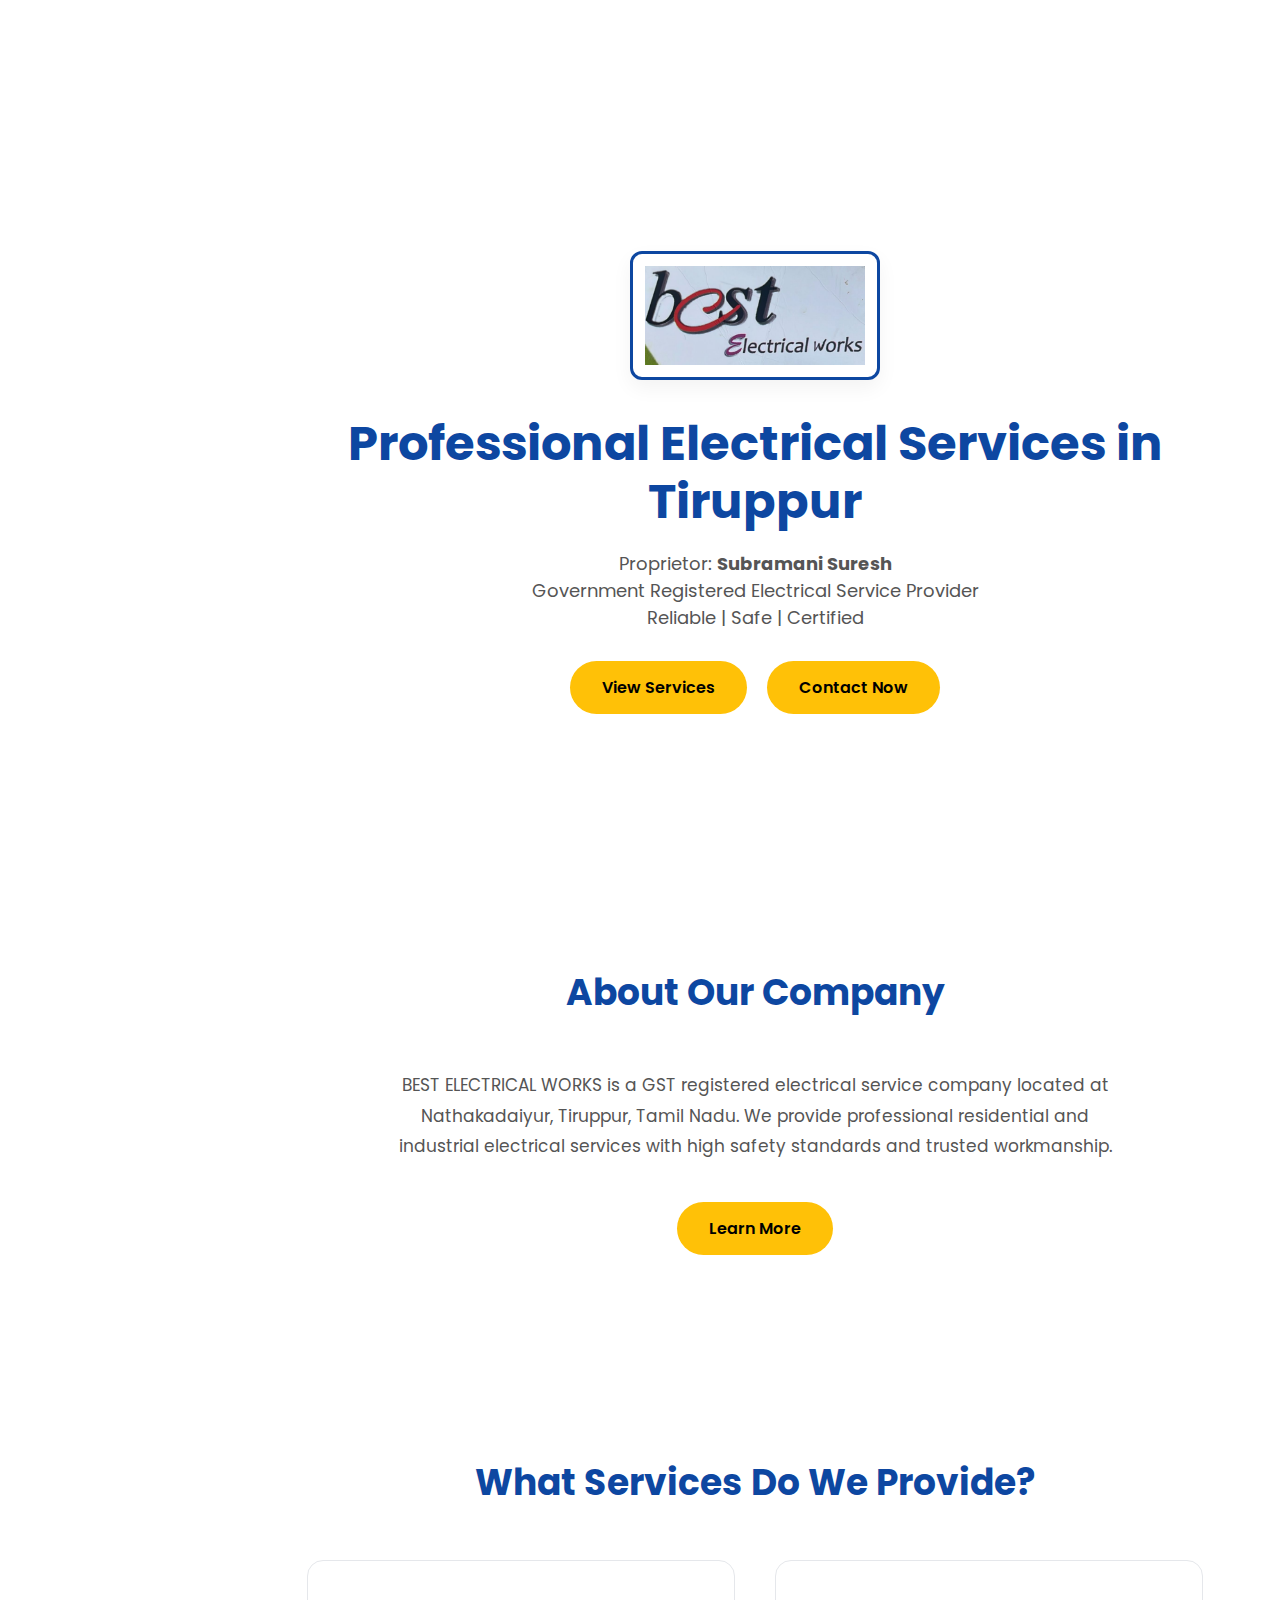
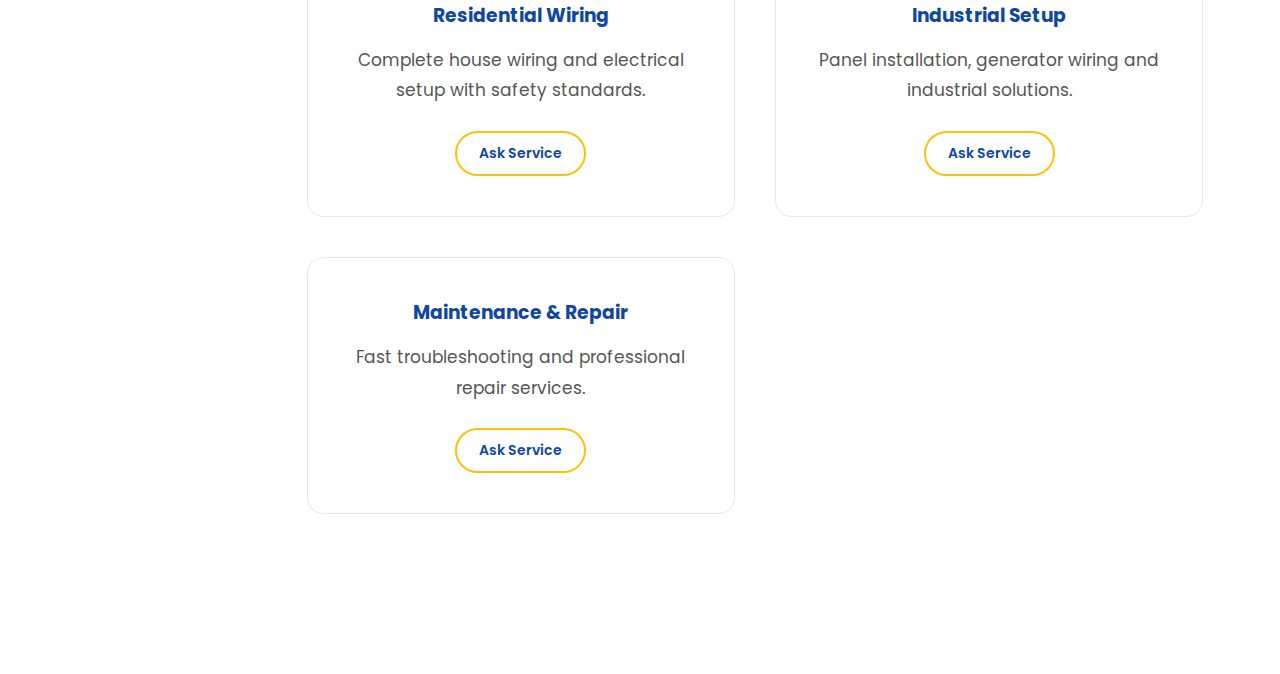
<file: index.html>
<!DOCTYPE html>
<html lang="en">
<head>
<meta charset="UTF-8">
<meta name="viewport" content="width=device-width, initial-scale=1.0">
<title>BEST ELECTRICAL WORKS</title>

<link href="https://fonts.googleapis.com/css2?family=Poppins:wght@300;400;600;700&display=swap" rel="stylesheet">
<link rel="stylesheet" href="css/style.css">
<link rel="stylesheet" href="css/navbar.css">
<link rel="stylesheet" href="css/sidebar.css">
<link rel="stylesheet" href="css/footer.css">
<link rel="stylesheet" href="css/animations.css">

</head>

<body>

<div id="navbar-container"></div>
<div id="sidebar-container"></div>

<main class="main-content">


<!-- HERO SECTION -->
<section class="hero">

    <!-- Logo Image -->
    <div class="hero-logo fade-in">
        <img src="assets/images/logo.png" alt="Best Electrical Works Logo">
    </div>

    <h1 class="fade-in">Professional Electrical Services in Tiruppur</h1>

    <p class="fade-in">
        Proprietor: <strong>Subramani Suresh</strong> <br>
        Government Registered Electrical Service Provider <br>
        Reliable | Safe | Certified
    </p>

    <div class="hero-buttons fade-in">
        <a href="services.html" class="btn">View Services</a>
       <a href="#contact" class="btn secondary-btn">Contact Now</a>

    </div>

</section>

<!-- ABOUT PREVIEW -->
<section class="section premium-box-section">
    <h2>About Our Company</h2>

    <div class="premium-box fade-in">
        <p>
            BEST ELECTRICAL WORKS is a GST registered electrical service company
            located at Nathakadaiyur, Tiruppur, Tamil Nadu.
            We provide professional residential and industrial electrical services
            with high safety standards and trusted workmanship.
        </p>

        <a href="about.html" class="btn">Learn More</a>
    </div>
</section>

<!-- SERVICES PREVIEW -->
<section class="section">
    <h2>What Services Do We Provide?</h2>

    <div class="card-grid">
        <div class="card fade-in">
            <h3>Residential Wiring</h3>
            <p>Complete house wiring and electrical setup with safety standards.</p>
            <a href="services.html" class="card-btn">Ask Service</a>
        </div>

        <div class="card fade-in">
            <h3>Industrial Setup</h3>
            <p>Panel installation, generator wiring and industrial solutions.</p>
            <a href="services.html" class="card-btn">Ask Service</a>
        </div>

        <div class="card fade-in">
            <h3>Maintenance & Repair</h3>
            <p>Fast troubleshooting and professional repair services.</p>
            <a href="services.html" class="card-btn">Ask Service</a>
        </div>
    </div>
</section>
</main>

<div id="footer-container"></div>


<script src="js/main.js"></script>
<script src="js/animations.js"></script>
</body>
</html>
</file>
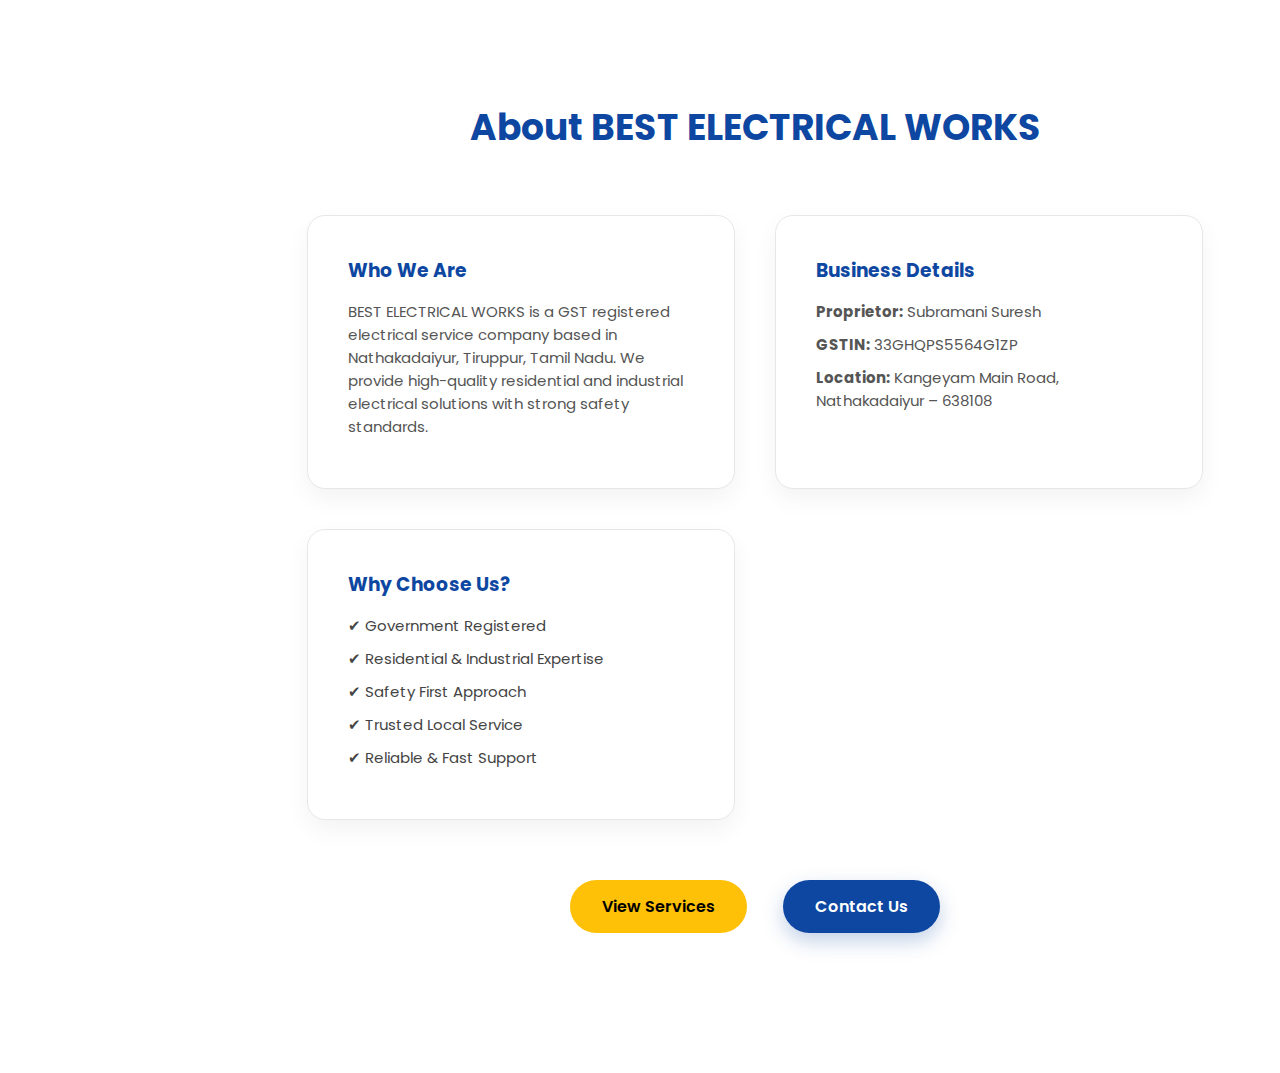
<file: about.html>
<!DOCTYPE html>
<html lang="en">
<head>
    <meta charset="UTF-8">
    <meta name="viewport" content="width=device-width, initial-scale=1.0">
    <title>About | BEST ELECTRICAL WORKS</title>

    <!-- Google Font -->
    <link href="https://fonts.googleapis.com/css2?family=Poppins:wght@300;400;600;700&display=swap" rel="stylesheet">

    <!-- CSS Files -->
    <link rel="stylesheet" href="css/navbar.css">
    <link rel="stylesheet" href="css/sidebar.css">
    <link rel="stylesheet" href="css/footer.css">
    <link rel="stylesheet" href="css/style.css">
    <link rel="stylesheet" href="css/about.css">
</head>

<body>

    <!-- Fixed Navbar -->
    <div id="navbar-container"></div>

    <!-- Fixed Sidebar -->
    <div id="sidebar-container"></div>

    <!-- Main Content -->
    <div class="main-content">

        <section class="about-section">
            <h2 class="about-title">About BEST ELECTRICAL WORKS</h2>

            <div class="about-grid">

                <div class="about-card">
                    <h3>Who We Are</h3>
                    <p>
                        BEST ELECTRICAL WORKS is a GST registered electrical service company 
                        based in Nathakadaiyur, Tiruppur, Tamil Nadu. We provide high-quality 
                        residential and industrial electrical solutions with strong safety standards.
                    </p>
                </div>

                <div class="about-card">
                    <h3>Business Details</h3>
                    <p><strong>Proprietor:</strong> Subramani Suresh</p>
                    <p><strong>GSTIN:</strong> 33GHQPS5564G1ZP</p>
                    <p><strong>Location:</strong> Kangeyam Main Road, Nathakadaiyur – 638108</p>
                </div>

                <div class="about-card">
                    <h3>Why Choose Us?</h3>
                    <ul>
                        <li>✔ Government Registered</li>
                        <li>✔ Residential & Industrial Expertise</li>
                        <li>✔ Safety First Approach</li>
                        <li>✔ Trusted Local Service</li>
                        <li>✔ Reliable & Fast Support</li>
                    </ul>
                </div>

            </div>

            <div class="about-cta">
                <a href="services.html" class="btn">View Services</a>
               <a href="#contact" class="btn secondary-btn">Contact Us</a>

            </div>

        </section>

    </div>

    <!-- Footer -->
    <div id="footer-container"></div>

    <!-- JS -->
    <script src="js/main.js"></script>

</body>
</html>
</file>
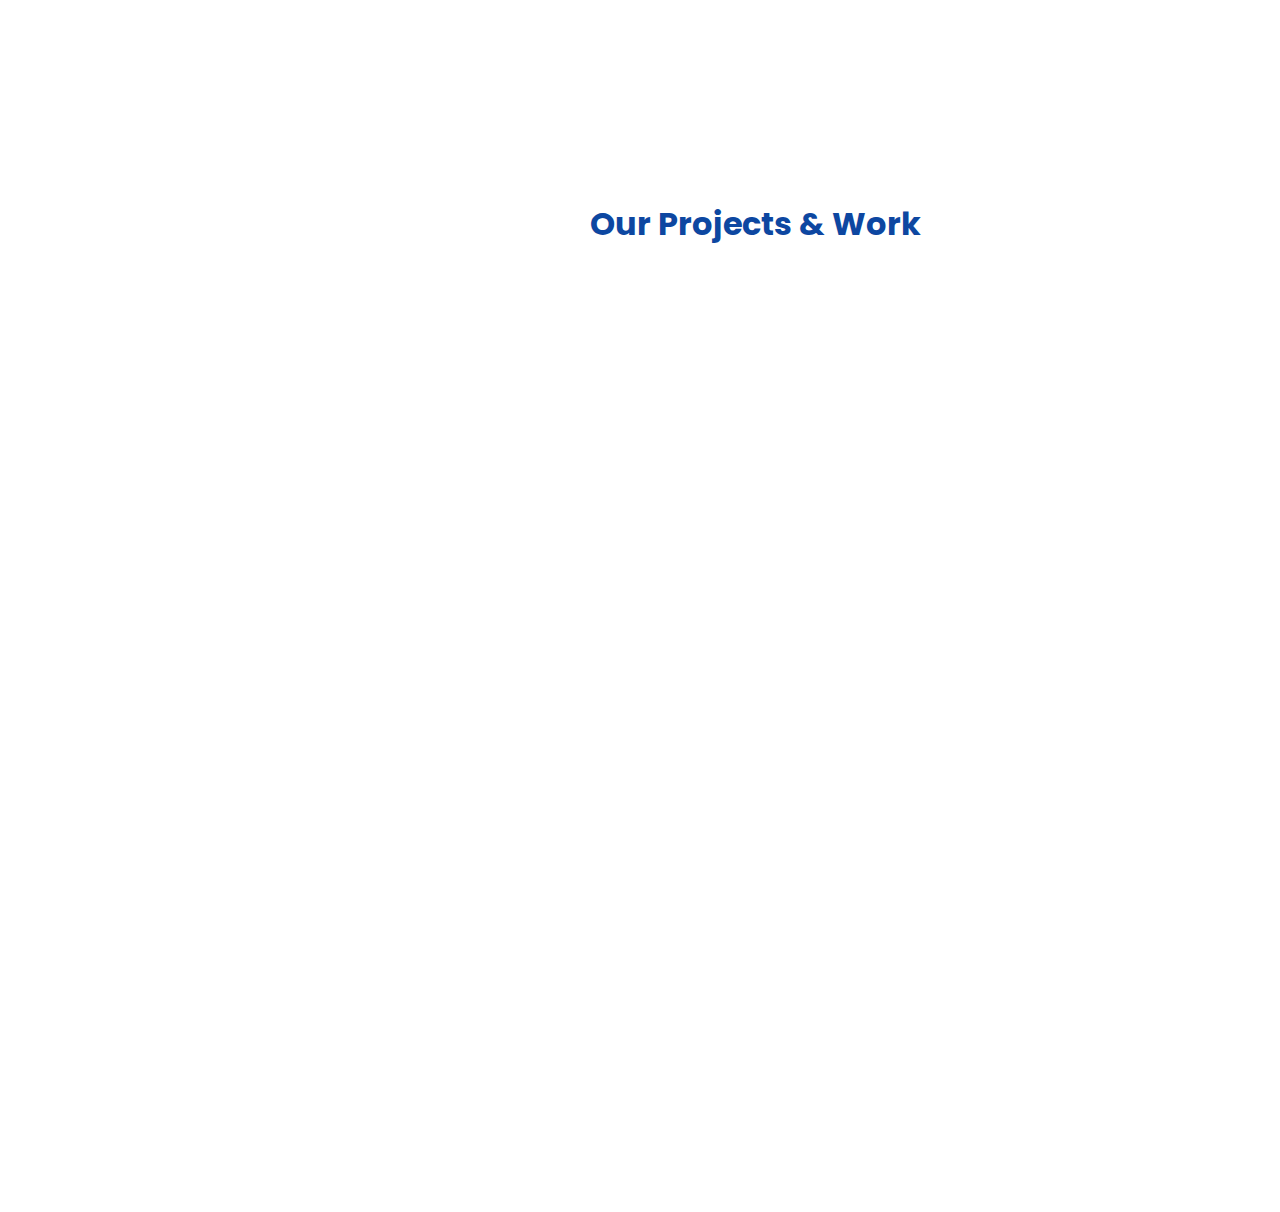
<file: gallery.html>
<!DOCTYPE html>
<html lang="en">
<head>
    <meta charset="UTF-8">
    <meta name="viewport" content="width=device-width, initial-scale=1.0">
    <title>Gallery | BEST ELECTRICAL WORKS</title>

    <link href="https://fonts.googleapis.com/css2?family=Poppins:wght@300;400;600;700&display=swap" rel="stylesheet">

    <!-- CSS FILES -->
    <link rel="stylesheet" href="css/navbar.css">
    <link rel="stylesheet" href="css/sidebar.css">
    <link rel="stylesheet" href="css/footer.css">
    <link rel="stylesheet" href="css/style.css">
    <link rel="stylesheet" href="css/animations.css">
    <link rel="stylesheet" href="css/gallery.css">
</head>

<body>

    <!-- Navbar -->
    <div id="navbar-container"></div>

    <!-- Sidebar -->
    <div id="sidebar-container"></div>

    <!-- IMPORTANT: MAIN CONTENT WRAPPER -->
    <div class="main-content">

        <section class="gallery-section">
            <h2 class="gallery-title">Our Projects & Work</h2>

            <div class="gallery-grid">

                <div class="gallery-item">
                    <img src="assets/images/gallery1.jpeg" alt="Motor Repair Work">
                    <div class="gallery-overlay">
                        <h4>Motor Repair Service</h4>
                        <p>Professional electrical motor servicing and maintenance.</p>
                    </div>
                </div>

                <div class="gallery-item">
                    <img src="assets/images/gallery2.jpeg" alt="Panel Installation">
                    <div class="gallery-overlay">
                        <h4>Panel Installation</h4>
                        <p>Safe and secure industrial panel wiring setup.</p>
                    </div>
                </div>

                <div class="gallery-item">
                    <img src="assets/images/gallery3.jpeg" alt="Electrical Maintenance">
                    <div class="gallery-overlay">
                        <h4>Electrical Maintenance</h4>
                        <p>Repair and maintenance for residential services.</p>
                    </div>
                </div>



            </div>
        </section>

    </div> <!-- END main-content -->

    <!-- Footer -->
    <div id="footer-container"></div>

    <script src="js/main.js"></script>
    <script src="js/animations.js"></script>

</body>
</html>
</file>
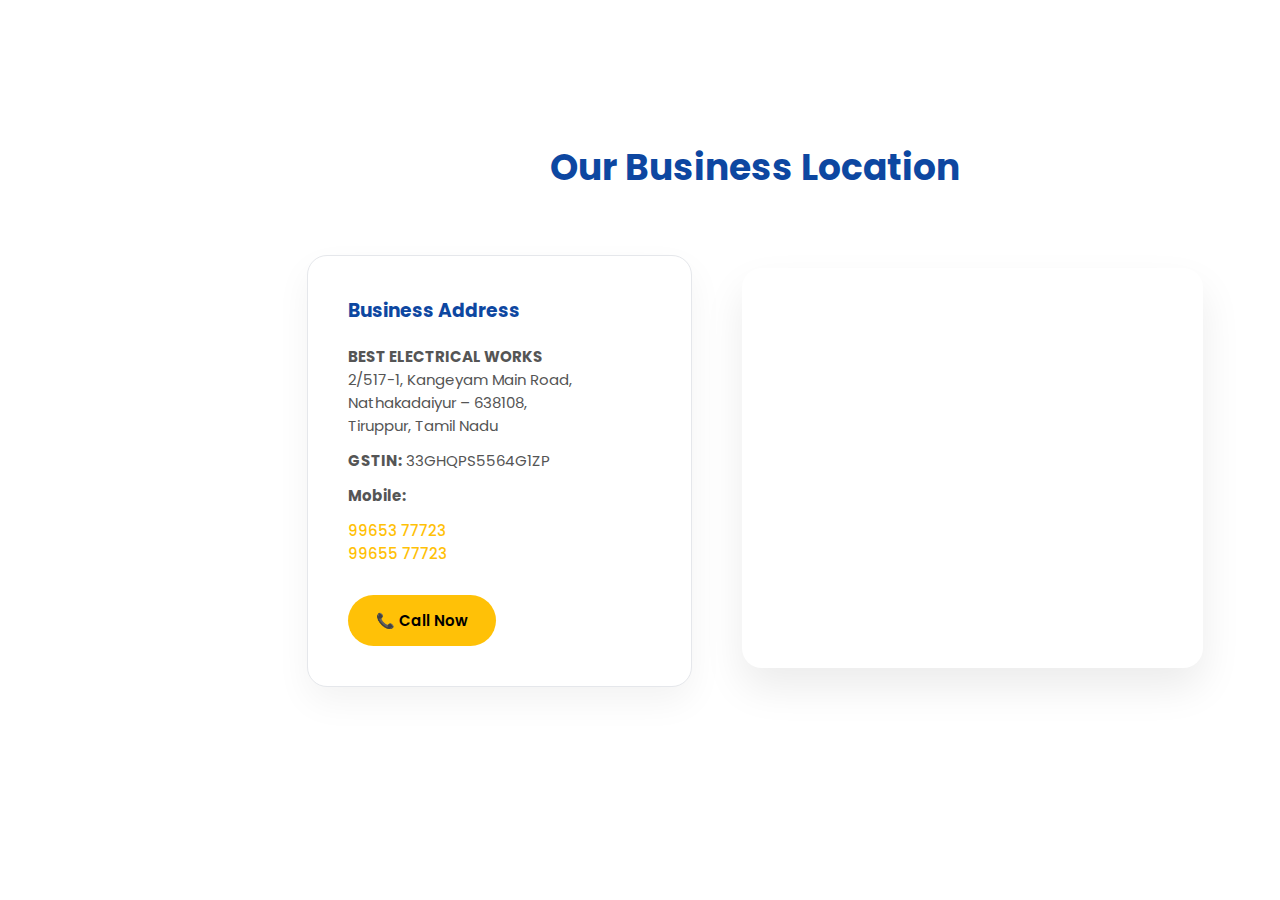
<file: location.html>
<!DOCTYPE html>
<html lang="en">
<head>
    <meta charset="UTF-8">
    <title>Location | BEST ELECTRICAL WORKS</title>
    <meta name="viewport" content="width=device-width, initial-scale=1.0">

    <!-- Google Font -->
    <link href="https://fonts.googleapis.com/css2?family=Poppins:wght@300;400;600;700&display=swap" rel="stylesheet">

    <!-- CSS -->
    <link rel="stylesheet" href="css/navbar.css">
    <link rel="stylesheet" href="css/sidebar.css">
    <link rel="stylesheet" href="css/footer.css">
    <link rel="stylesheet" href="css/style.css">
    <link rel="stylesheet" href="css/location.css">
</head>

<body>

    <!-- Fixed Navbar -->
    <div id="navbar-container"></div>

    <!-- Fixed Sidebar -->
    <div id="sidebar-container"></div>

    <!-- Main Content -->
    <div class="main-content">

        <section class="location-page">

            <h2 class="location-title">Our Business Location</h2>

            <div class="location-wrapper">

                <!-- Address Info -->
                <div class="location-card">
                    <h3>Business Address</h3>

                    <p>
                        <strong>BEST ELECTRICAL WORKS</strong><br>
                        2/517-1, Kangeyam Main Road,<br>
                        Nathakadaiyur – 638108,<br>
                        Tiruppur, Tamil Nadu
                    </p>

                    <p><strong>GSTIN:</strong> 33GHQPS5564G1ZP</p>

                    <p><strong>Mobile:</strong></p>
                    <p>
                        <a href="tel:9965377723">99653 77723</a><br>
                        <a href="tel:9965577723">99655 77723</a>
                    </p>

                   <div class="call-btn">
    <a href="tel:9965377723">
        📞 Call Now
    </a>
</div>

                </div>

                <!-- Google Map -->
                <div class="map-card">
                    <iframe
                        src="https://www.google.com/maps?q=2/517-1+Kangeyam+Main+Road+Nathakadaiyur+638108&output=embed"
                        width="100%"
                        height="400"
                        style="border:0;"
                        allowfullscreen=""
                        loading="lazy">
                    </iframe>
                </div>

                <div class="map-open-btn">
   <a href="https://maps.google.com/?q=2/517-1,Kangeyam+Main+Road,Nathakadaiyur,638108"
   target="_blank"
   rel="noopener noreferrer"
   class="open-map-btn">
   📍 Open in Google Maps
</a>


</div>

            </div>

        </section>

    </div>

    <script src="js/main.js"></script>

</body>
</html>
</file>
<file: css/style.css>
/* ===============================
   GLOBAL DESIGN SYSTEM
================================= */

:root {
    --bg-light: #ffffff;              /* clean white */
    --primary: #FFC107;               /* Electric Yellow */
    --secondary: #0d47a1;             /* Deep Corporate Blue */
    --text-dark: #1a1a1a;
    --border: #e5e7eb;
    --transition: all 0.3s ease;
}

* {
    margin: 0;
    padding: 0;
    box-sizing: border-box;
}

body {
    font-family: 'Poppins', sans-serif;
    background: var(--bg-light);
    color: var(--text-dark);
    overflow-x: hidden;
}

/* ===============================
   MAIN CONTENT AREA
================================= */

.main-content {
    margin-left: 230px;
    padding: 100px 6% 60px;
    min-height: 100vh;
}

@media (max-width: 992px) {
    .main-content {
        margin-left: 0;
    }
}

/* ===============================
   HERO SECTION
================================= */

.hero {
    min-height: 85vh;
    display: flex;
    flex-direction: column;
    justify-content: center;
    align-items: center;
    text-align: center;

    /* clean full white background */
    background: #ffffff;

    padding: 40px 0;
}

.hero h1 {
    font-size: 48px;
    margin-bottom: 20px;
    color: var(--secondary);
    line-height: 1.2;
}

.hero p {
    margin-bottom: 30px;
    color: #555;
    font-size: 18px;
}

/* ===============================
   HERO LOGO PREMIUM STYLE
================================= */

/* ===============================
   HERO LOGO CLEAN FIT STYLE
================================= */

.hero-logo {
    display: inline-block;
    padding: 12px 12px;
    background: #ffffff;
    border-radius: 12px;

    /* colored professional border */
    border: 3px solid var(--secondary);

    box-shadow: 0 8px 20px rgba(0,0,0,0.05);
    margin-bottom: 35px;
}

.hero-logo img {
    display: block;
    width: 220px;
    height: auto;
    margin: 0 auto;   /* ✅ centers image */
}


.hero-logo:hover {
    transform: translateY(-5px);
    box-shadow: 0 15px 35px rgba(0,0,0,0.1);
    transition: 0.3s ease;
}

/* ===============================
   BUTTONS
================================= */

.btn {
    padding: 14px 32px;
    border-radius: 40px;
    background: var(--primary);
    color: #000;
    text-decoration: none;
    font-weight: 600;
    transition: var(--transition);
    margin: 0 8px;
    display: inline-block;
}

.btn:hover {
    background: var(--secondary);
    color: #fff;
    transform: translateY(-3px);
}

/* ===============================
   SECTION
================================= */

.section {
    padding: 100px 0;
    text-align: center;   /* center everything */
}

.section h2 {
    font-size: 36px;
    margin-bottom: 50px;
    text-align: center;
    color: var(--secondary);
}

.section p {
    max-width: 750px;      /* limit width for clean look */
    margin: 0 auto 40px;   /* center + spacing */
    font-size: 17px;
    line-height: 1.8;
    color: #555;
}

/* Center button properly */
.section .btn {
    display: inline-block;
    margin: 0 auto;
}
/* ===============================
   CARD GRID
================================= */

.card-grid {
    display: grid;
    grid-template-columns: repeat(auto-fit, minmax(280px, 1fr));
    gap: 40px;
}

.card {
    background: #ffffff;
    padding: 40px;
    border-radius: 16px;
    border: 1px solid var(--border);
    transition: var(--transition);
}

.card:hover {
    transform: translateY(-8px);
    box-shadow: 0 15px 35px rgba(0,0,0,0.08);
}

.card h3 {
    margin-bottom: 15px;
    color: var(--secondary);
}

.card p {
    color: #555;
    margin-bottom: 15px;
}

.card-btn {
    display: inline-block;
    margin-top: 10px;
    padding: 10px 22px;
    border-radius: 30px;
    background: transparent;
    border: 2px solid var(--primary);
    color: var(--secondary);
    font-weight: 600;
    font-size: 14px;
    text-decoration: none;
    transition: var(--transition);
}

/* Hover Effect */
.card-btn:hover {
    background: var(--primary);
    color: #000;
    transform: translateY(-3px);
    box-shadow: 0 8px 20px rgba(255, 193, 7, 0.3);
}


/* ===============================
   RESPONSIVE
================================= */

@media (max-width: 992px) {
    .main-content {
        margin-left: 0;
        padding: 120px 5% 60px;
    }

    .hero h1 {
        font-size: 36px;
    }
}
</file>
<file: css/navbar.css>
/* ===============================
   FIXED NAVBAR
================================= */

.navbar {
    position: fixed;
    top: 0;
    left: 230px;                     
    width: calc(100% - 230px);

    height: 95px;                 /* slightly taller */

    background: #ffffff;
    border-bottom: 1px solid #e5e7eb;

    display: flex;
    flex-direction: column;
    justify-content: center;
    align-items: center;          /* center everything */

    box-shadow: 0 2px 15px rgba(0,0,0,0.04);
    z-index: 1000;
}

/* Company Name */
.logo {
    font-weight: 700;
    font-size: 28px;              /* 🔥 Increased */
    color: #0d47a1;
    letter-spacing: 1px;
    text-align: center;
}

/* GST Number */
.gstin {
    font-size: 16px;              /* 🔥 Increased */
    color: #666;
    margin-top: 6px;
    text-align: center;           /* ensure center */
}


/* ===============================
   MOBILE VIEW
================================= */

@media (max-width: 992px) {

    .navbar {
        left: 0;                  /* remove sidebar offset */
        width: 100%;              /* full width */
        flex-direction: row;      /* horizontal layout */
        justify-content: center;
        padding: 0 20px;
    }

    /* Toggle Button */
    .menu-toggle {
        position: absolute;
        left: 20px;               /* LEFT ALIGN */
        font-size: 26px;
        cursor: pointer;
    }

}
</file>
<file: css/sidebar.css>
/* ===============================
   SIDEBAR
================================= */

.sidebar {
    position: fixed;
    top: 80px;              /* height of navbar */
    left: 0;
    width: 230px;
    height: calc(100% - 80px);
    background: #f8f9fb;
    border-right: 1px solid #e5e7eb;
    padding: 30px 20px;
    transition: 0.3s ease;
    z-index: 998;
}

.sidebar-links {
    display: flex;
    flex-direction: column;
    gap: 20px;
}

.sidebar-links a {
    text-decoration: none;
    color: #1a1a1a;
    font-weight: 500;
    display: flex;
    align-items: center;
    gap: 10px;
    padding: 10px;
    border-radius: 8px;
    transition: 0.3s ease;
}

.sidebar-links a:hover {
    background: #e3f2fd;
    color: var(--secondary);
}

.sidebar-btn {
    margin-top: 20px;
    background: var(--primary);
    padding: 12px;
    border-radius: 30px;
    text-align: center;
    font-weight: 600;
    color: #000 !important;
}

.sidebar-btn:hover {
    background: var(--secondary);
    color: #fff !important;
}

/* ===============================
   MOBILE VIEW
================================= */

.menu-toggle {
    display: none;
    font-size: 24px;
    cursor: pointer;
}

/* Mobile */

@media (max-width: 992px) {

    .menu-toggle {
        display: block;
    }

    .sidebar {
        left: -100%;
        width: 250px;
        top: 70px;
        height: calc(100% - 70px);
    }

    .sidebar.active {
        left: 0;
    }

    .main-content {
        margin-left: 0;
    }
}
</file>
<file: css/footer.css>
.footer {
    background: #ffffff;
    border-top: 1px solid #e5e7eb;
    padding: 60px 8% 20px;
    font-family: 'Poppins', sans-serif;
}

.footer-container {
    display: grid;
    grid-template-columns: repeat(auto-fit, minmax(250px, 1fr));
    gap: 40px;
    margin-bottom: 40px;
}

.footer-col h3,
.footer-col h4 {
    color: #0056b3;
    margin-bottom: 15px;
}

.footer-col p {
    margin-bottom: 10px;
    color: #555;
    font-size: 14px;
}

.footer-col a {
    text-decoration: none;
    color: #FFC107;
    font-weight: 500;
    transition: 0.3s ease;
}

.footer-col a:hover {
    color: #0056b3;
}

.map-btn {
    display: inline-block;
    margin-top: 10px;
    padding: 8px 20px;
    background: #FFC107;
    border-radius: 25px;
    color: #000 !important;
    font-weight: 600;
    transition: 0.3s ease;
}

.map-btn:hover {
    background: #0056b3;
    color: #fff !important;
}

.footer-bottom {
    text-align: center;
    font-size: 13px;
    color: #777;
    border-top: 1px solid #e5e7eb;
    padding-top: 15px;
}
</file>
<file: css/animations.css>
/* ===============================
   SCROLL ANIMATION ONLY
================================= */

.fade-in {
    opacity: 1;                /* visible by default */
    transform: translateY(0);  /* no shift at start */
    transition: all 0.8s ease;
}

/* When element is not visible yet */
.fade-in.hidden {
    opacity: 0;
    transform: translateY(40px);
}
</file>
<file: css/about.css>
/* ===============================
   ABOUT PAGE STYLING
================================= */

.about-section {
    padding-bottom: 80px;
}

.about-title {
    text-align: center;
    font-size: 36px;
    color: var(--secondary);
    margin-bottom: 60px;
}

.about-grid {
    display: grid;
    grid-template-columns: repeat(auto-fit, minmax(280px, 1fr));
    gap: 40px;
}

.about-card {
    background: #ffffff;
    padding: 40px;
    border-radius: 18px;
    border: 1px solid var(--border);
    box-shadow: 0 10px 25px rgba(0,0,0,0.05);
    transition: 0.3s ease;
}

.about-card:hover {
    transform: translateY(-8px);
    box-shadow: 0 20px 40px rgba(0,0,0,0.08);
}

.about-card h3 {
    color: var(--secondary);
    margin-bottom: 15px;
}

.about-card p {
    color: #555;
    margin-bottom: 10px;
    font-size: 15px;
}

.about-card ul {
    list-style: none;
    padding: 0;
}

.about-card ul li {
    margin-bottom: 10px;
    font-size: 15px;
    color: #444;
}

.about-cta {
    text-align: center;
    margin-top: 60px;
}


.secondary-btn {
    background: var(--secondary);
    color: #ffffff;
    font-weight: 600;
    box-shadow: 0 8px 20px rgba(13, 71, 161, 0.25);
}

.secondary-btn:hover {
    background: var(--primary);
    color: #000;
}

/* ===============================
   ABOUT CTA MOBILE FIX
================================= */

.about-cta {
    display: flex;
    justify-content: center;
    gap: 20px;
    flex-wrap: wrap;
}

/* Mobile layout */
@media (max-width: 576px) {

    .about-cta {
        flex-direction: column;
        align-items: center;
        gap: 18px;
    }

    .about-cta .btn {
        width: 85%;
        text-align: center;
        margin: 0;
    }
}
</file>
<file: css/gallery.css>
/* ===============================
   GALLERY PREMIUM DESIGN
================================= */

.gallery-section {
    padding: 100px 8%;
    background: #ffffff;
}

.gallery-title {
    text-align: center;
    font-size: 32px;
    color: var(--secondary);
    margin-bottom: 60px;
}

/* Grid Layout */

.gallery-grid {
    display: grid;
    grid-template-columns: repeat(auto-fit, minmax(280px, 1fr));
    gap: 30px;
}

/* Gallery Item */

.gallery-item {
    position: relative;
    overflow: hidden;
    border-radius: 18px;
    box-shadow: 0 15px 35px rgba(0,0,0,0.08);
    cursor: pointer;
    transition: 0.4s ease;
}

.gallery-item img {
    width: 100%;
    height: 350px;
    object-fit: cover;
    transition: transform 0.6s ease;
}

/* Hover Zoom Effect */

.gallery-item:hover img {
    transform: scale(1.1);
}

/* Overlay */

.gallery-overlay {
    position: absolute;
    bottom: 0;
    width: 100%;
    background: linear-gradient(to top, rgba(0,0,0,0.6), transparent);
    color: #fff;
    padding: 20px;
    opacity: 0;
    transition: 0.4s ease;
}

.gallery-item:hover .gallery-overlay {
    opacity: 1;
}

.gallery-overlay h4 {
    font-size: 18px;
    margin-bottom: 5px;
}

.gallery-overlay p {
    font-size: 14px;
}

/* Fade-in Animation Support */

.gallery-item {
    opacity: 0;
    transform: translateY(40px);
    animation: fadeUp 0.8s forwards;
}

.gallery-item:nth-child(1) { animation-delay: 0.2s; }
.gallery-item:nth-child(2) { animation-delay: 0.4s; }
.gallery-item:nth-child(3) { animation-delay: 0.6s; }
.gallery-item:nth-child(4) { animation-delay: 0.8s; }

@keyframes fadeUp {
    to {
        opacity: 1;
        transform: translateY(0);
    }
}

/* Responsive */

@media (max-width: 768px) {

    .gallery-section {
        padding: 80px 5%;
    }

    .gallery-grid {
        grid-template-columns: 1fr;   /* 1 image per row */
        gap: 25px;
    }

    .gallery-item img {
        height: auto;          /* REMOVE fixed height */
        max-height: 500px;     /* prevent too tall */
        object-fit: contain;   /* NO CROPPING */
        background: #f5f7fa;   /* soft background if gap appears */
    }

}
</file>
<file: css/location.css>
/* ===============================
   LOCATION PAGE DESIGN
================================= */

.location-page {
    padding: 40px 0;
}

.location-title {
    text-align: center;
    font-size: 36px;
    color: var(--secondary);
    margin-bottom: 60px;
}

/* Layout */
.location-wrapper {
    display: grid;
    grid-template-columns: 1fr 1.2fr;
    gap: 50px;
    align-items: center;
}

/* Address Card */
.location-card {
    background: #ffffff;
    padding: 40px;
    border-radius: 20px;
    border: 1px solid var(--border);
    box-shadow: 0 15px 35px rgba(0,0,0,0.05);
    transition: 0.3s ease;
}

.location-card:hover {
    transform: translateY(-8px);
    box-shadow: 0 25px 50px rgba(0,0,0,0.08);
}

.location-card h3 {
    color: var(--secondary);
    margin-bottom: 20px;
}

.location-card p {
    margin-bottom: 12px;
    color: #555;
    font-size: 15px;
}

.location-card a {
    color: var(--primary);
    text-decoration: none;
    font-weight: 500;
}

.location-card a:hover {
    color: var(--secondary);
}

/* ===============================
   CALL BUTTON
================================= */

.call-btn {
    margin-top: 30px;
}

.call-btn a {
    display: inline-flex;
    align-items: center;
    justify-content: center;
    gap: 10px;

    background: var(--primary);
    color: #000;
    text-decoration: none;

    padding: 14px 28px;
    border-radius: 50px;

    font-weight: 600;
    font-size: 15px;

    transition: 0.3s ease;
}

.call-btn a:hover {
    background: var(--secondary);
    color: #fff;
    transform: translateY(-3px);
    box-shadow: 0 10px 25px rgba(0,0,0,0.15);
}

/* Map Card */
.map-card iframe {
    border-radius: 20px;
    box-shadow: 0 20px 40px rgba(0,0,0,0.08);
}

/* Responsive */
@media (max-width: 992px) {
    .location-wrapper {
        grid-template-columns: 1fr;
    }
}

/* Hide by default (desktop) */
.map-open-btn {
    display: none;
}

/* Show only in mobile */
@media (max-width: 768px) {

    .map-open-btn {
        display: block;
        text-align: center;
        margin-top: 25px;
    }

    .map-open-btn a {
        display: inline-flex;
        align-items: center;
        justify-content: center;
        gap: 10px;

        padding: 14px 28px;
        border-radius: 50px;

        background: linear-gradient(135deg, #FFC107, #ffb300);
        color: #000;
        text-decoration: none;

        font-weight: 600;
        font-size: 15px;

        transition: 0.3s ease;
        box-shadow: 0 8px 20px rgba(255, 193, 7, 0.3);
    }

    .map-open-btn a:hover {
        background: var(--secondary);
        color: #fff;
        transform: translateY(-3px);
    }
}
</file>
